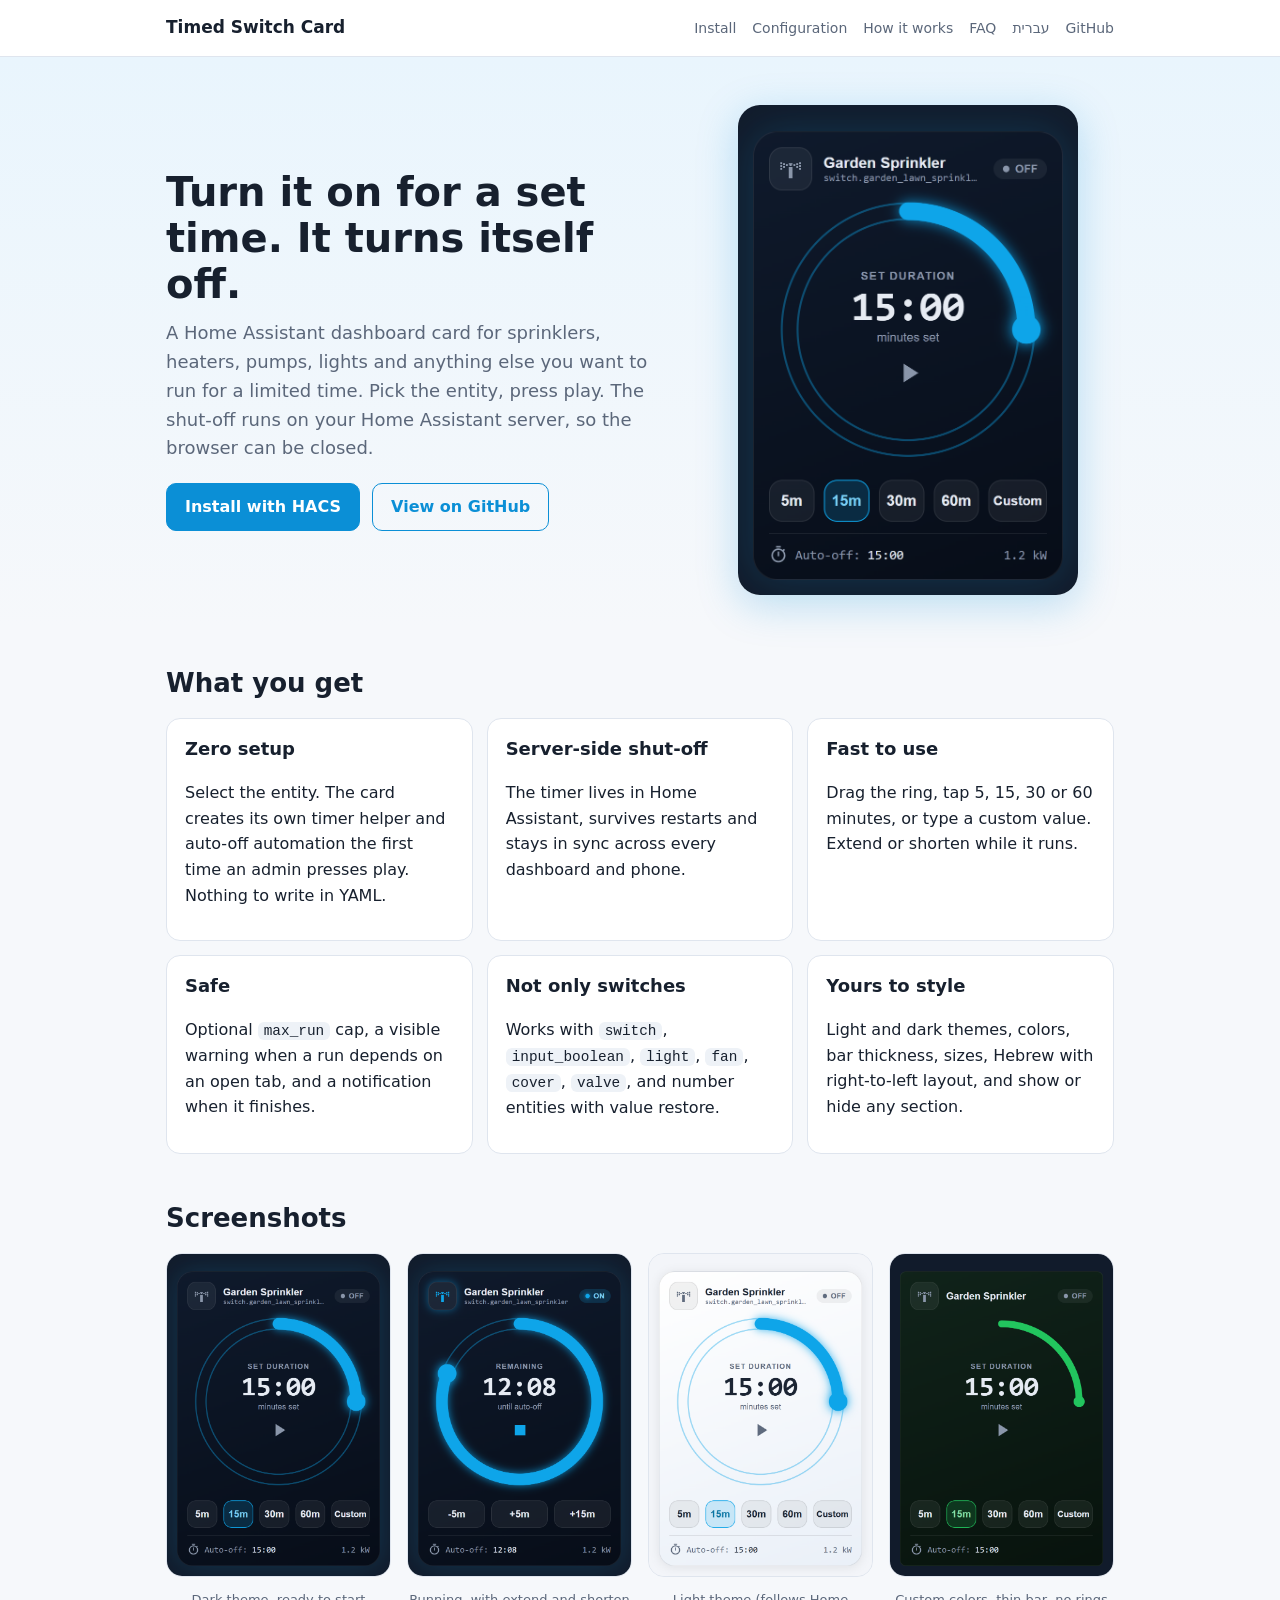
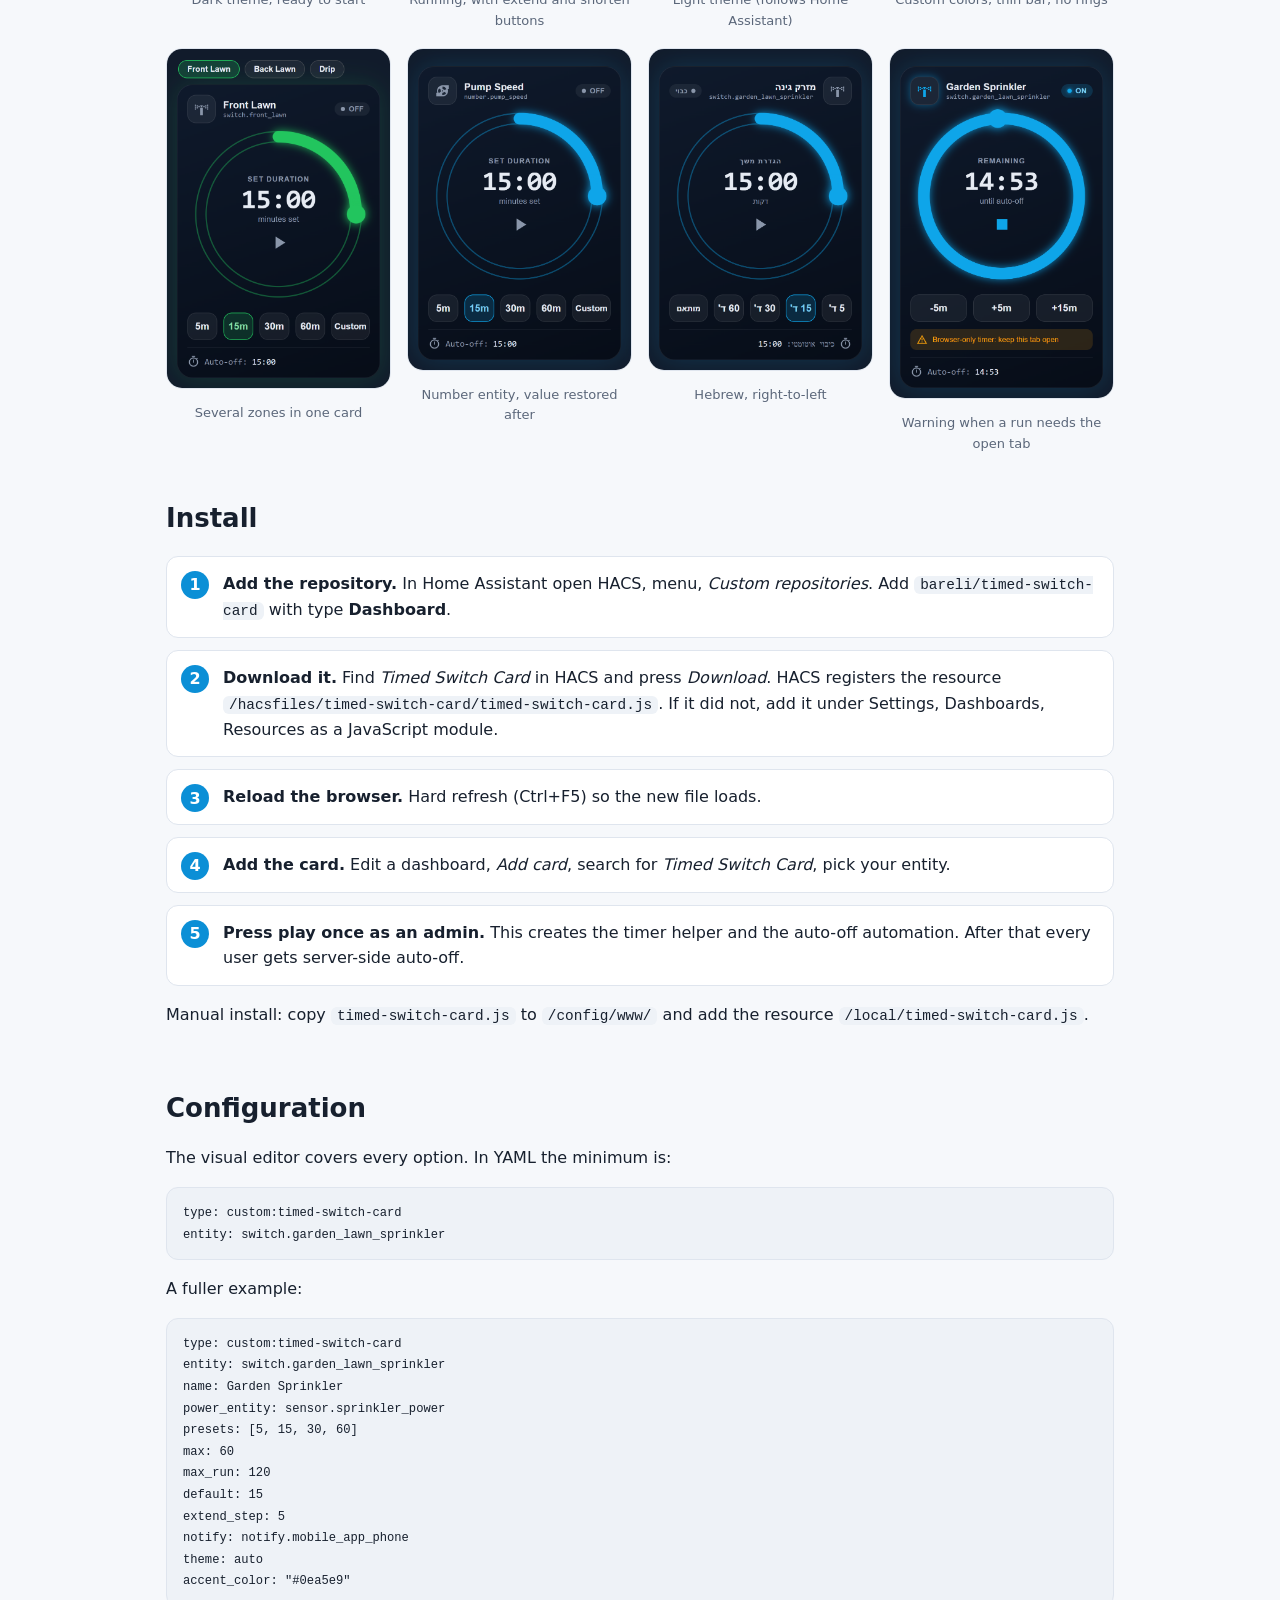
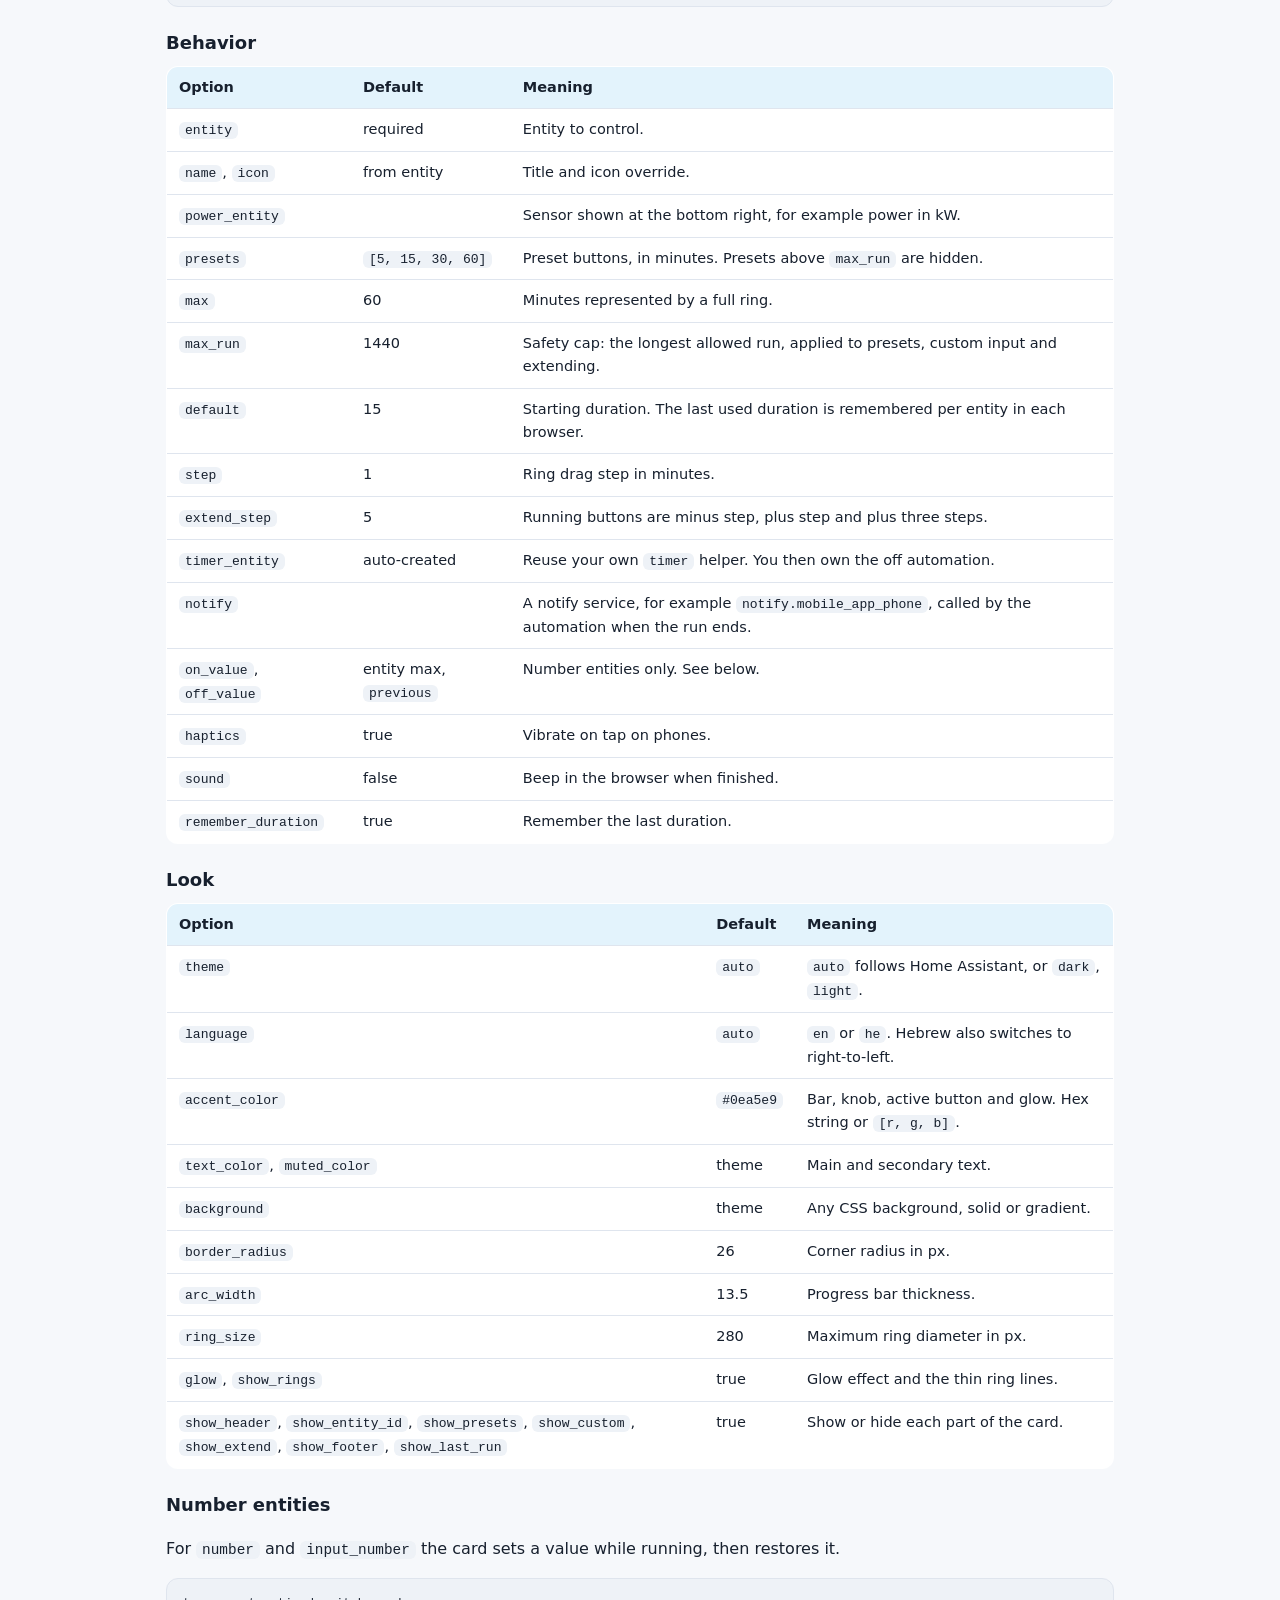
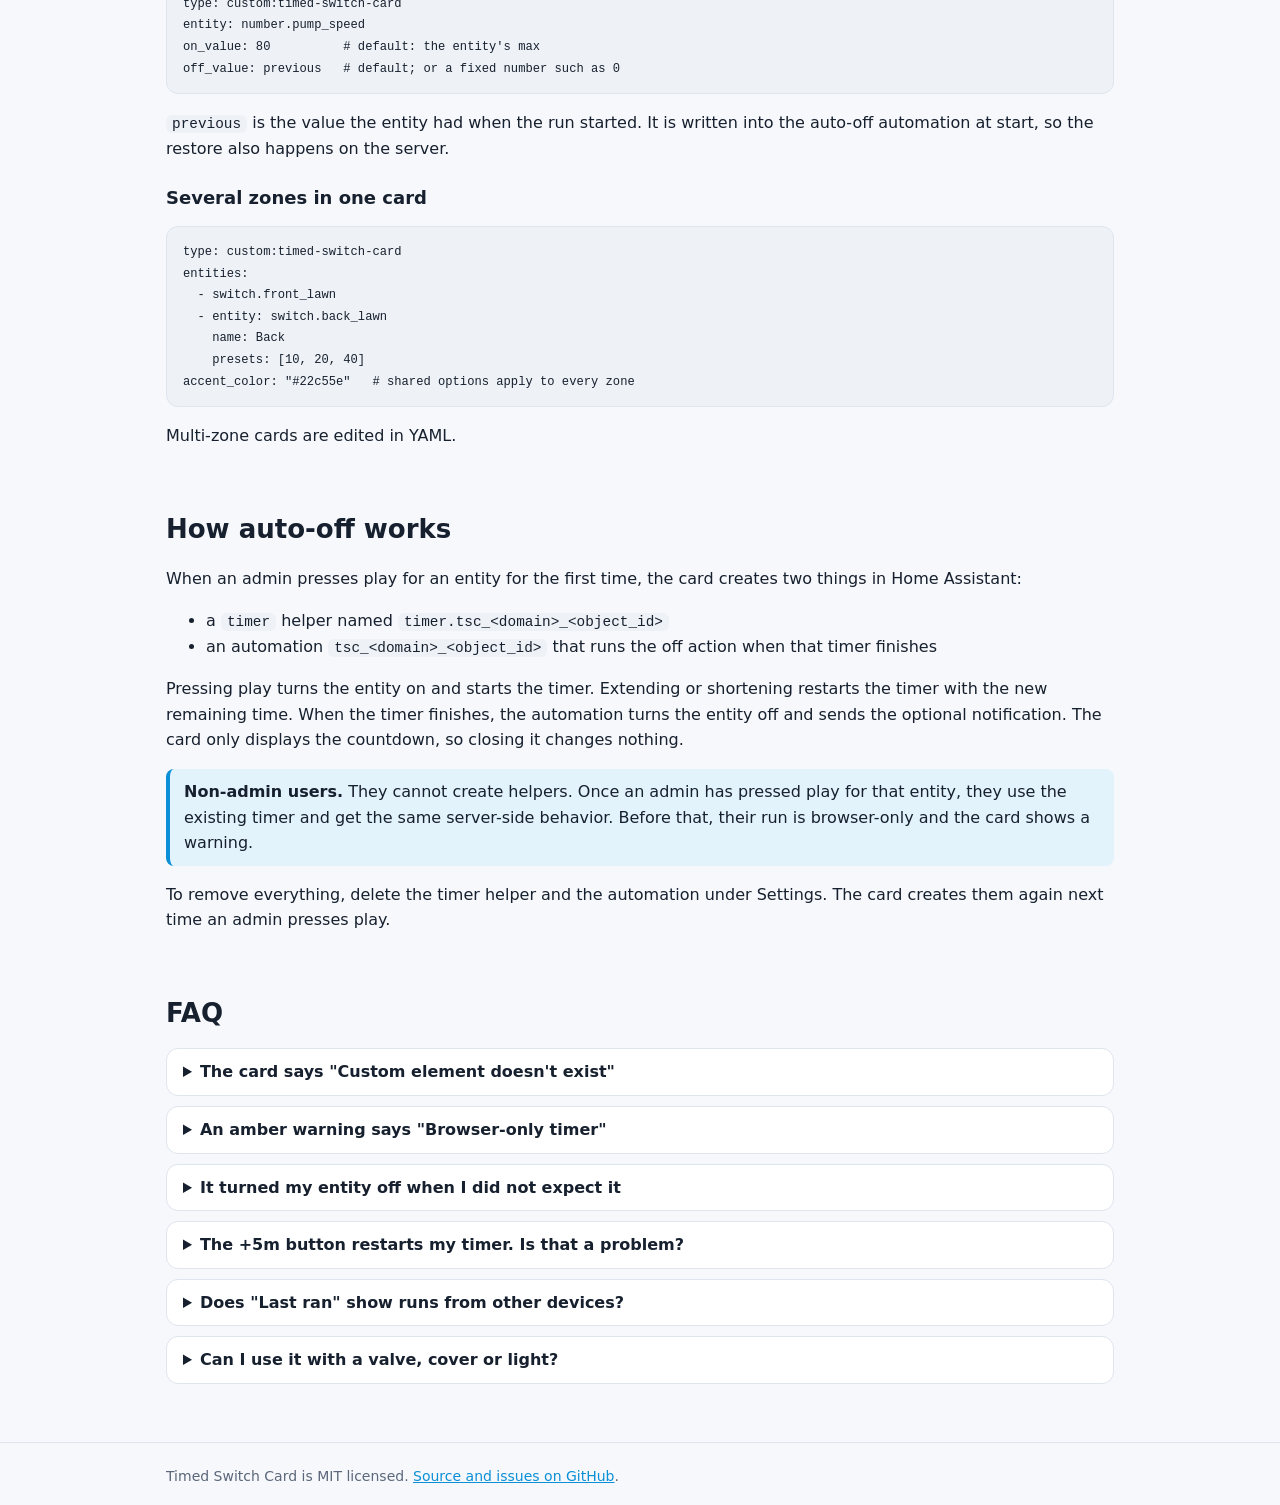
<file: docs/index.html>
<!doctype html>
<html lang="en">
<head>
<meta charset="utf-8">
<meta name="viewport" content="width=device-width, initial-scale=1">
<title>Timed Switch Card for Home Assistant</title>
<meta name="description" content="A Lovelace card that turns any switch, light or valve on for a chosen time, then turns it off on the server. HACS ready, zero setup.">
<meta property="og:title" content="Timed Switch Card for Home Assistant">
<meta property="og:description" content="Pick a duration, press play, and the entity turns itself off on time, even if your browser is closed.">
<meta property="og:image" content="https://bareli.github.io/timed-switch-card/img/card-dark.png">
<link rel="stylesheet" href="style.css">
</head>
<body>
<header class="nav">
  <div class="wrap">
    <strong>Timed Switch Card</strong>
    <nav>
      <a href="#install">Install</a>
      <a href="#config">Configuration</a>
      <a href="#how">How it works</a>
      <a href="#faq">FAQ</a>
      <a href="he.html">עברית</a>
      <a href="https://github.com/bareli/timed-switch-card">GitHub</a>
    </nav>
  </div>
</header>

<div class="hero">
  <div class="wrap">
    <div>
      <h1>Turn it on for a set time. It turns itself off.</h1>
      <p class="lead">A Home Assistant dashboard card for sprinklers, heaters, pumps, lights and anything else you want to run for a limited time. Pick the entity, press play. The shut-off runs on your Home Assistant server, so the browser can be closed.</p>
      <div class="btns">
        <a class="btn primary" href="#install">Install with HACS</a>
        <a class="btn ghost" href="https://github.com/bareli/timed-switch-card">View on GitHub</a>
      </div>
    </div>
    <img src="img/card-dark.png" alt="Timed Switch Card showing a 15 minute duration for a garden sprinkler">
  </div>
</div>

<main class="wrap">

<section>
  <h2>What you get</h2>
  <div class="grid">
    <div class="card"><h3>Zero setup</h3><p>Select the entity. The card creates its own timer helper and auto-off automation the first time an admin presses play. Nothing to write in YAML.</p></div>
    <div class="card"><h3>Server-side shut-off</h3><p>The timer lives in Home Assistant, survives restarts and stays in sync across every dashboard and phone.</p></div>
    <div class="card"><h3>Fast to use</h3><p>Drag the ring, tap 5, 15, 30 or 60 minutes, or type a custom value. Extend or shorten while it runs.</p></div>
    <div class="card"><h3>Safe</h3><p>Optional <code>max_run</code> cap, a visible warning when a run depends on an open tab, and a notification when it finishes.</p></div>
    <div class="card"><h3>Not only switches</h3><p>Works with <code>switch</code>, <code>input_boolean</code>, <code>light</code>, <code>fan</code>, <code>cover</code>, <code>valve</code>, and number entities with value restore.</p></div>
    <div class="card"><h3>Yours to style</h3><p>Light and dark themes, colors, bar thickness, sizes, Hebrew with right-to-left layout, and show or hide any section.</p></div>
  </div>
</section>

<section>
  <h2>Screenshots</h2>
  <div class="shots">
    <figure><img src="img/card-dark.png" alt="Dark theme" loading="lazy"><figcaption>Dark theme, ready to start</figcaption></figure>
    <figure><img src="img/card-running.png" alt="Running with extend buttons" loading="lazy"><figcaption>Running, with extend and shorten buttons</figcaption></figure>
    <figure><img src="img/card-light.png" alt="Light theme" loading="lazy"><figcaption>Light theme (follows Home Assistant)</figcaption></figure>
    <figure><img src="img/card-custom.png" alt="Custom colors" loading="lazy"><figcaption>Custom colors, thin bar, no rings</figcaption></figure>
    <figure><img src="img/card-zones.png" alt="Multiple zones with tabs" loading="lazy"><figcaption>Several zones in one card</figcaption></figure>
    <figure><img src="img/card-number.png" alt="Number entity" loading="lazy"><figcaption>Number entity, value restored after</figcaption></figure>
    <figure><img src="img/card-hebrew.png" alt="Hebrew right-to-left" loading="lazy"><figcaption>Hebrew, right-to-left</figcaption></figure>
    <figure><img src="img/card-warning.png" alt="Browser-only warning" loading="lazy"><figcaption>Warning when a run needs the open tab</figcaption></figure>
  </div>
</section>

<section id="install">
  <h2>Install</h2>
  <ol class="steps">
    <li><strong>Add the repository.</strong> In Home Assistant open HACS, menu, <em>Custom repositories</em>. Add <code>bareli/timed-switch-card</code> with type <strong>Dashboard</strong>.</li>
    <li><strong>Download it.</strong> Find <em>Timed Switch Card</em> in HACS and press <em>Download</em>. HACS registers the resource <code>/hacsfiles/timed-switch-card/timed-switch-card.js</code>. If it did not, add it under Settings, Dashboards, Resources as a JavaScript module.</li>
    <li><strong>Reload the browser.</strong> Hard refresh (Ctrl+F5) so the new file loads.</li>
    <li><strong>Add the card.</strong> Edit a dashboard, <em>Add card</em>, search for <em>Timed Switch Card</em>, pick your entity.</li>
    <li><strong>Press play once as an admin.</strong> This creates the timer helper and the auto-off automation. After that every user gets server-side auto-off.</li>
  </ol>
  <p>Manual install: copy <code>timed-switch-card.js</code> to <code>/config/www/</code> and add the resource <code>/local/timed-switch-card.js</code>.</p>
</section>

<section id="config">
  <h2>Configuration</h2>
  <p>The visual editor covers every option. In YAML the minimum is:</p>
  <pre><code>type: custom:timed-switch-card
entity: switch.garden_lawn_sprinkler</code></pre>
  <p>A fuller example:</p>
<pre><code>type: custom:timed-switch-card
entity: switch.garden_lawn_sprinkler
name: Garden Sprinkler
power_entity: sensor.sprinkler_power
presets: [5, 15, 30, 60]
max: 60
max_run: 120
default: 15
extend_step: 5
notify: notify.mobile_app_phone
theme: auto
accent_color: "#0ea5e9"</code></pre>

  <h3>Behavior</h3>
  <table>
    <tr><th>Option</th><th>Default</th><th>Meaning</th></tr>
    <tr><td><code>entity</code></td><td>required</td><td>Entity to control.</td></tr>
    <tr><td><code>name</code>, <code>icon</code></td><td>from entity</td><td>Title and icon override.</td></tr>
    <tr><td><code>power_entity</code></td><td></td><td>Sensor shown at the bottom right, for example power in kW.</td></tr>
    <tr><td><code>presets</code></td><td><code>[5, 15, 30, 60]</code></td><td>Preset buttons, in minutes. Presets above <code>max_run</code> are hidden.</td></tr>
    <tr><td><code>max</code></td><td>60</td><td>Minutes represented by a full ring.</td></tr>
    <tr><td><code>max_run</code></td><td>1440</td><td>Safety cap: the longest allowed run, applied to presets, custom input and extending.</td></tr>
    <tr><td><code>default</code></td><td>15</td><td>Starting duration. The last used duration is remembered per entity in each browser.</td></tr>
    <tr><td><code>step</code></td><td>1</td><td>Ring drag step in minutes.</td></tr>
    <tr><td><code>extend_step</code></td><td>5</td><td>Running buttons are minus step, plus step and plus three steps.</td></tr>
    <tr><td><code>timer_entity</code></td><td>auto-created</td><td>Reuse your own <code>timer</code> helper. You then own the off automation.</td></tr>
    <tr><td><code>notify</code></td><td></td><td>A notify service, for example <code>notify.mobile_app_phone</code>, called by the automation when the run ends.</td></tr>
    <tr><td><code>on_value</code>, <code>off_value</code></td><td>entity max, <code>previous</code></td><td>Number entities only. See below.</td></tr>
    <tr><td><code>haptics</code></td><td>true</td><td>Vibrate on tap on phones.</td></tr>
    <tr><td><code>sound</code></td><td>false</td><td>Beep in the browser when finished.</td></tr>
    <tr><td><code>remember_duration</code></td><td>true</td><td>Remember the last duration.</td></tr>
  </table>

  <h3>Look</h3>
  <table>
    <tr><th>Option</th><th>Default</th><th>Meaning</th></tr>
    <tr><td><code>theme</code></td><td><code>auto</code></td><td><code>auto</code> follows Home Assistant, or <code>dark</code>, <code>light</code>.</td></tr>
    <tr><td><code>language</code></td><td><code>auto</code></td><td><code>en</code> or <code>he</code>. Hebrew also switches to right-to-left.</td></tr>
    <tr><td><code>accent_color</code></td><td><code>#0ea5e9</code></td><td>Bar, knob, active button and glow. Hex string or <code>[r, g, b]</code>.</td></tr>
    <tr><td><code>text_color</code>, <code>muted_color</code></td><td>theme</td><td>Main and secondary text.</td></tr>
    <tr><td><code>background</code></td><td>theme</td><td>Any CSS background, solid or gradient.</td></tr>
    <tr><td><code>border_radius</code></td><td>26</td><td>Corner radius in px.</td></tr>
    <tr><td><code>arc_width</code></td><td>13.5</td><td>Progress bar thickness.</td></tr>
    <tr><td><code>ring_size</code></td><td>280</td><td>Maximum ring diameter in px.</td></tr>
    <tr><td><code>glow</code>, <code>show_rings</code></td><td>true</td><td>Glow effect and the thin ring lines.</td></tr>
    <tr><td><code>show_header</code>, <code>show_entity_id</code>, <code>show_presets</code>, <code>show_custom</code>, <code>show_extend</code>, <code>show_footer</code>, <code>show_last_run</code></td><td>true</td><td>Show or hide each part of the card.</td></tr>
  </table>

  <h3>Number entities</h3>
  <p>For <code>number</code> and <code>input_number</code> the card sets a value while running, then restores it.</p>
<pre><code>type: custom:timed-switch-card
entity: number.pump_speed
on_value: 80          # default: the entity's max
off_value: previous   # default; or a fixed number such as 0</code></pre>
  <p><code>previous</code> is the value the entity had when the run started. It is written into the auto-off automation at start, so the restore also happens on the server.</p>

  <h3>Several zones in one card</h3>
<pre><code>type: custom:timed-switch-card
entities:
  - switch.front_lawn
  - entity: switch.back_lawn
    name: Back
    presets: [10, 20, 40]
accent_color: "#22c55e"   # shared options apply to every zone</code></pre>
  <p>Multi-zone cards are edited in YAML.</p>
</section>

<section id="how">
  <h2>How auto-off works</h2>
  <p>When an admin presses play for an entity for the first time, the card creates two things in Home Assistant:</p>
  <ul>
    <li>a <code>timer</code> helper named <code>timer.tsc_&lt;domain&gt;_&lt;object_id&gt;</code></li>
    <li>an automation <code>tsc_&lt;domain&gt;_&lt;object_id&gt;</code> that runs the off action when that timer finishes</li>
  </ul>
  <p>Pressing play turns the entity on and starts the timer. Extending or shortening restarts the timer with the new remaining time. When the timer finishes, the automation turns the entity off and sends the optional notification. The card only displays the countdown, so closing it changes nothing.</p>
  <div class="note"><strong>Non-admin users.</strong> They cannot create helpers. Once an admin has pressed play for that entity, they use the existing timer and get the same server-side behavior. Before that, their run is browser-only and the card shows a warning.</div>
  <p>To remove everything, delete the timer helper and the automation under Settings. The card creates them again next time an admin presses play.</p>
</section>

<section id="faq">
  <h2>FAQ</h2>
  <details><summary>The card says "Custom element doesn't exist"</summary><p>The JavaScript resource is not loaded. Check Settings, Dashboards, Resources for <code>/hacsfiles/timed-switch-card/timed-switch-card.js</code> and hard refresh the browser.</p></details>
  <details><summary>An amber warning says "Browser-only timer"</summary><p>The run is not backed by a server timer. Either the current user is not an admin and no helper exists yet, or creating the helper failed. Press play once as an admin. The entity will then be turned off by Home Assistant even if the tab closes.</p></details>
  <details><summary>It turned my entity off when I did not expect it</summary><p>The automation runs whenever the timer finishes. If you reuse a timer with <code>timer_entity</code>, anything else that starts that timer also triggers the off action. Use a timer dedicated to the card.</p></details>
  <details><summary>The +5m button restarts my timer. Is that a problem?</summary><p>No. Home Assistant's <code>timer.change</code> cannot exceed the timer's original length, so the card restarts the timer with the new remaining time. The finish still fires exactly once.</p></details>
  <details><summary>Does "Last ran" show runs from other devices?</summary><p>No. It and the remembered duration are stored in the browser that started the run.</p></details>
  <details><summary>Can I use it with a valve, cover or light?</summary><p>Yes. Valves use open and close, covers use open and close, and everything else uses turn on and turn off.</p></details>
</section>

</main>

<footer>
  <div class="wrap">
    Timed Switch Card is MIT licensed. <a href="https://github.com/bareli/timed-switch-card">Source and issues on GitHub</a>.
  </div>
</footer>
</body>
</html>
</file>
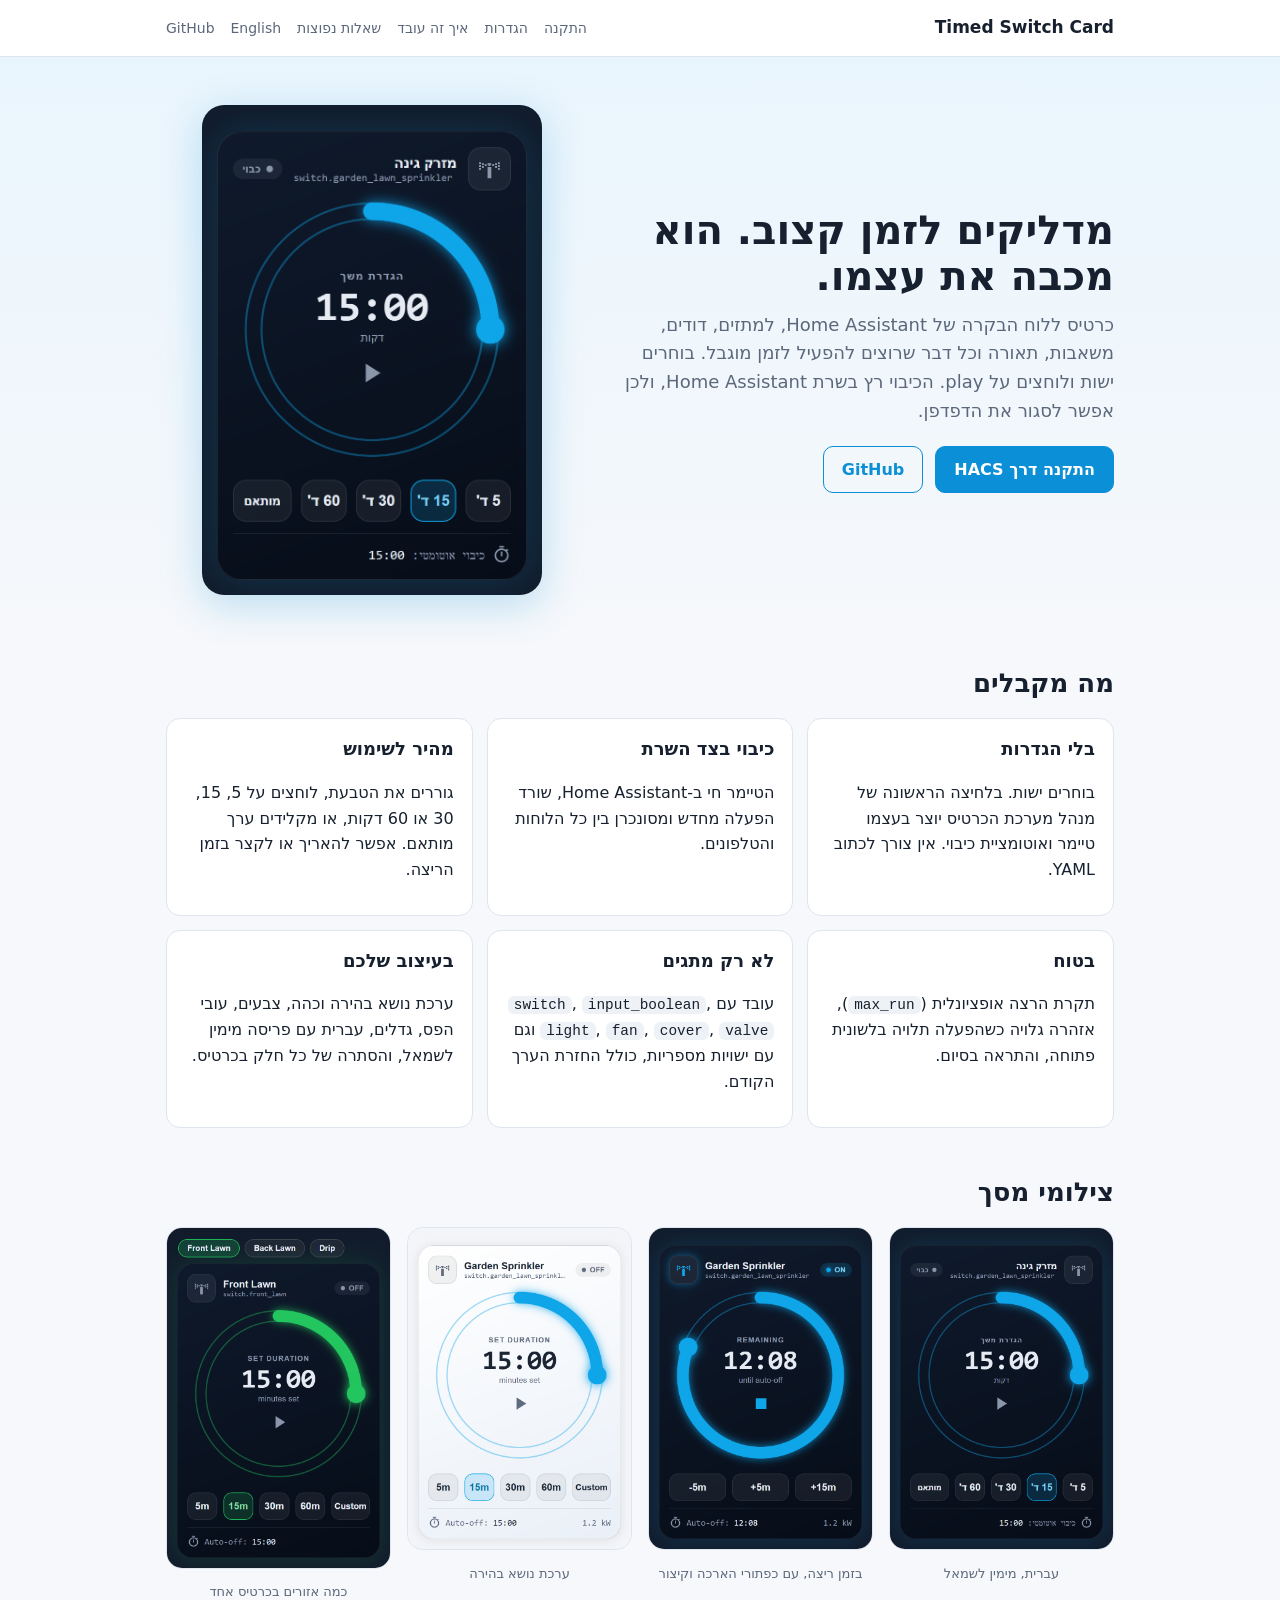
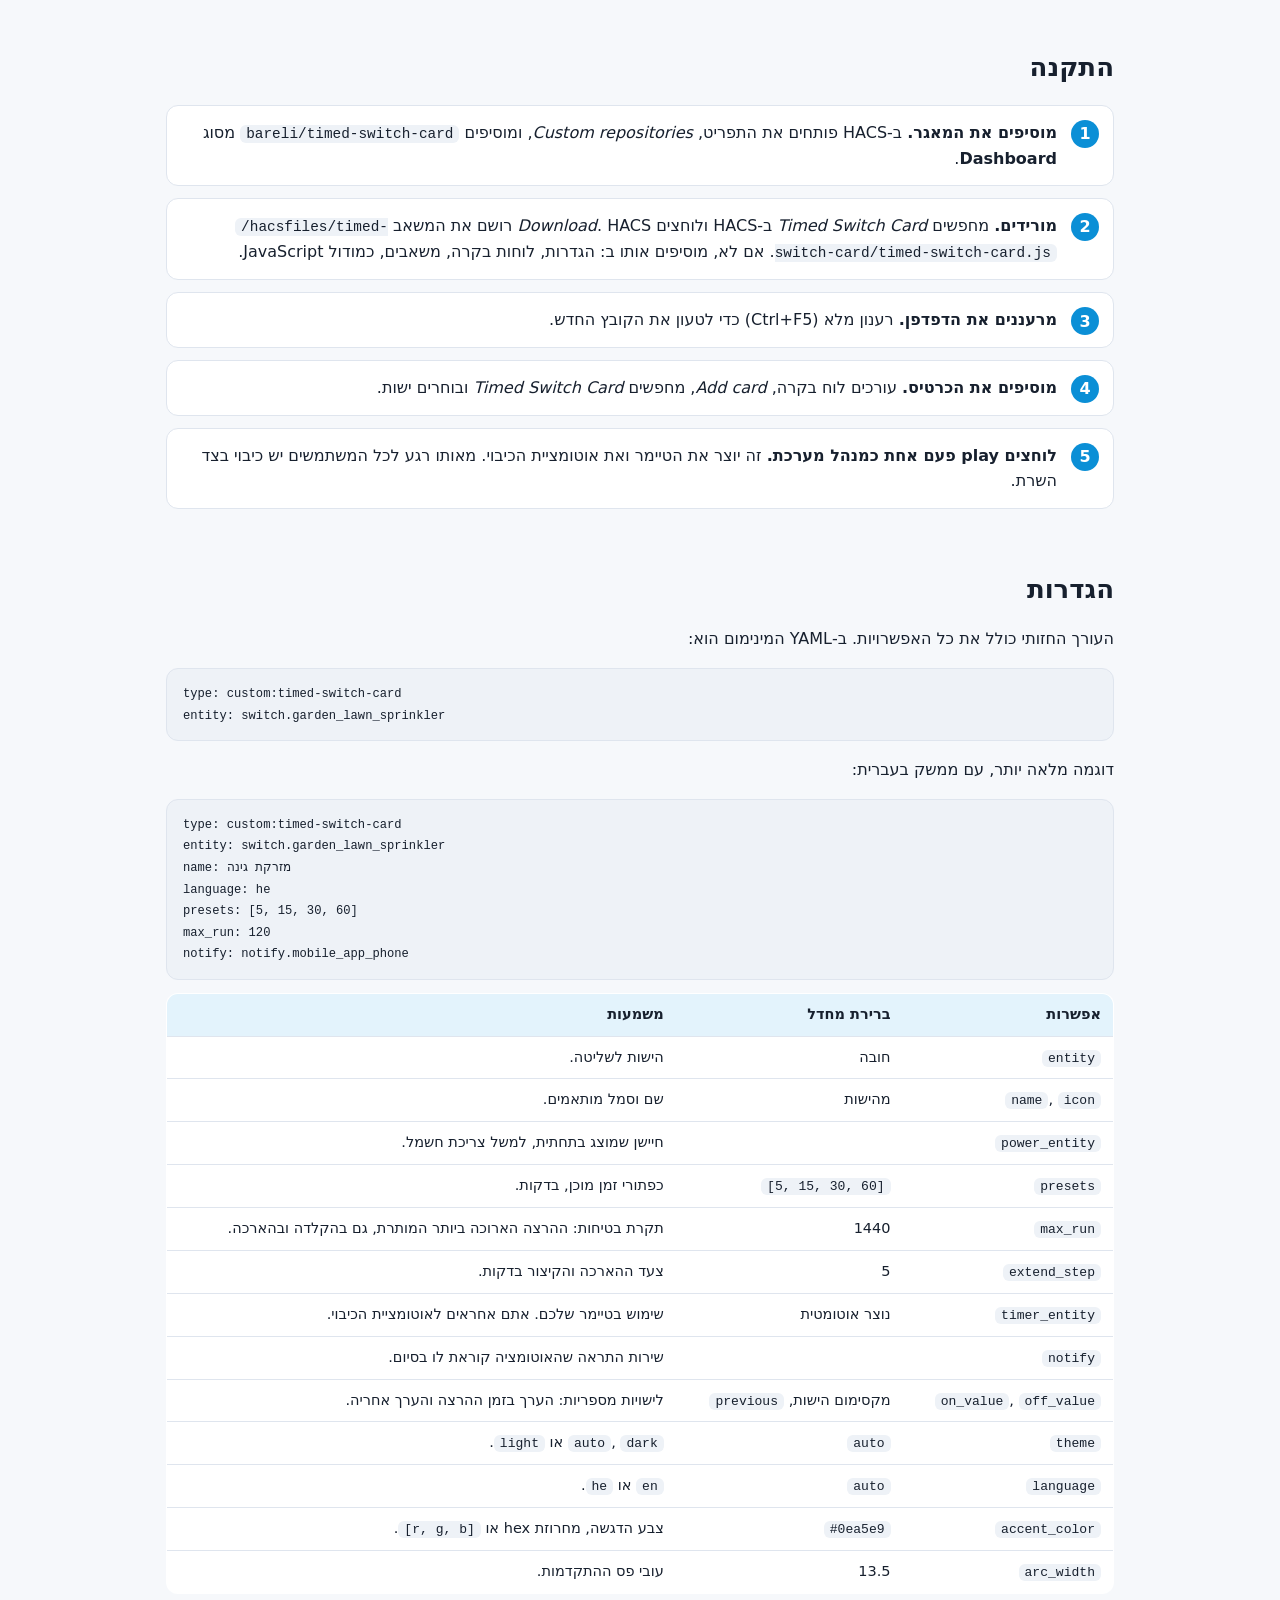
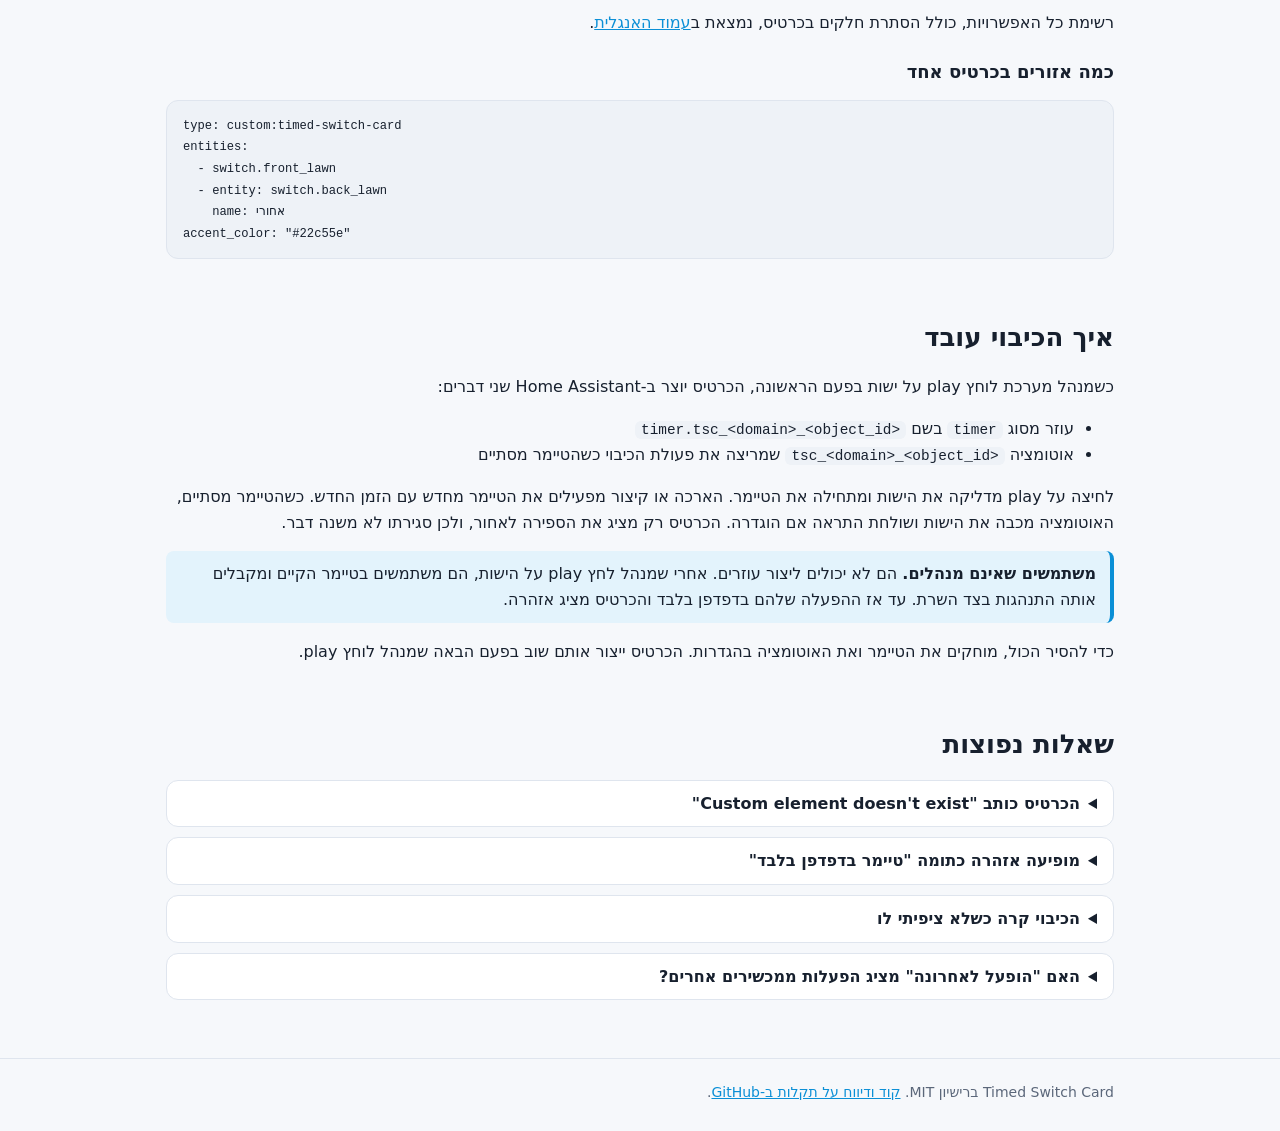
<file: docs/he.html>
<!doctype html>
<html lang="he" dir="rtl">
<head>
<meta charset="utf-8">
<meta name="viewport" content="width=device-width, initial-scale=1">
<title>Timed Switch Card ל-Home Assistant</title>
<meta name="description" content="כרטיס Lovelace שמדליק כל מתג, תאורה או ברז לזמן שבחרתם ומכבה אותו בשרת. מוכן ל-HACS, בלי הגדרות.">
<meta property="og:title" content="Timed Switch Card ל-Home Assistant">
<meta property="og:image" content="https://bareli.github.io/timed-switch-card/img/card-hebrew.png">
<link rel="stylesheet" href="style.css">
</head>
<body>
<header class="nav">
  <div class="wrap">
    <strong>Timed Switch Card</strong>
    <nav>
      <a href="#install">התקנה</a>
      <a href="#config">הגדרות</a>
      <a href="#how">איך זה עובד</a>
      <a href="#faq">שאלות נפוצות</a>
      <a href="index.html">English</a>
      <a href="https://github.com/bareli/timed-switch-card">GitHub</a>
    </nav>
  </div>
</header>

<div class="hero">
  <div class="wrap">
    <div>
      <h1>מדליקים לזמן קצוב. הוא מכבה את עצמו.</h1>
      <p class="lead">כרטיס ללוח הבקרה של Home Assistant, למתזים, דודים, משאבות, תאורה וכל דבר שרוצים להפעיל לזמן מוגבל. בוחרים ישות ולוחצים על play. הכיבוי רץ בשרת Home Assistant, ולכן אפשר לסגור את הדפדפן.</p>
      <div class="btns">
        <a class="btn primary" href="#install">התקנה דרך HACS</a>
        <a class="btn ghost" href="https://github.com/bareli/timed-switch-card">GitHub</a>
      </div>
    </div>
    <img src="img/card-hebrew.png" alt="הכרטיס בעברית עם משך של 15 דקות">
  </div>
</div>

<main class="wrap">

<section>
  <h2>מה מקבלים</h2>
  <div class="grid">
    <div class="card"><h3>בלי הגדרות</h3><p>בוחרים ישות. בלחיצה הראשונה של מנהל מערכת הכרטיס יוצר בעצמו טיימר ואוטומציית כיבוי. אין צורך לכתוב YAML.</p></div>
    <div class="card"><h3>כיבוי בצד השרת</h3><p>הטיימר חי ב-Home Assistant, שורד הפעלה מחדש ומסונכרן בין כל הלוחות והטלפונים.</p></div>
    <div class="card"><h3>מהיר לשימוש</h3><p>גוררים את הטבעת, לוחצים על 5, 15, 30 או 60 דקות, או מקלידים ערך מותאם. אפשר להאריך או לקצר בזמן הריצה.</p></div>
    <div class="card"><h3>בטוח</h3><p>תקרת הרצה אופציונלית (<code>max_run</code>), אזהרה גלויה כשהפעלה תלויה בלשונית פתוחה, והתראה בסיום.</p></div>
    <div class="card"><h3>לא רק מתגים</h3><p>עובד עם <code>switch</code>, <code>input_boolean</code>, <code>light</code>, <code>fan</code>, <code>cover</code>, <code>valve</code> וגם עם ישויות מספריות, כולל החזרת הערך הקודם.</p></div>
    <div class="card"><h3>בעיצוב שלכם</h3><p>ערכת נושא בהירה וכהה, צבעים, עובי הפס, גדלים, עברית עם פריסה מימין לשמאל, והסתרה של כל חלק בכרטיס.</p></div>
  </div>
</section>

<section>
  <h2>צילומי מסך</h2>
  <div class="shots">
    <figure><img src="img/card-hebrew.png" alt="עברית" loading="lazy"><figcaption>עברית, מימין לשמאל</figcaption></figure>
    <figure><img src="img/card-running.png" alt="בזמן ריצה" loading="lazy"><figcaption>בזמן ריצה, עם כפתורי הארכה וקיצור</figcaption></figure>
    <figure><img src="img/card-light.png" alt="ערכת נושא בהירה" loading="lazy"><figcaption>ערכת נושא בהירה</figcaption></figure>
    <figure><img src="img/card-zones.png" alt="כמה אזורים" loading="lazy"><figcaption>כמה אזורים בכרטיס אחד</figcaption></figure>
  </div>
</section>

<section id="install">
  <h2>התקנה</h2>
  <ol class="steps">
    <li><strong>מוסיפים את המאגר.</strong> ב-HACS פותחים את התפריט, <em>Custom repositories</em>, ומוסיפים <code>bareli/timed-switch-card</code> מסוג <strong>Dashboard</strong>.</li>
    <li><strong>מורידים.</strong> מחפשים <em>Timed Switch Card</em> ב-HACS ולוחצים <em>Download</em>. HACS רושם את המשאב <code>/hacsfiles/timed-switch-card/timed-switch-card.js</code>. אם לא, מוסיפים אותו ב: הגדרות, לוחות בקרה, משאבים, כמודול JavaScript.</li>
    <li><strong>מרעננים את הדפדפן.</strong> רענון מלא (Ctrl+F5) כדי לטעון את הקובץ החדש.</li>
    <li><strong>מוסיפים את הכרטיס.</strong> עורכים לוח בקרה, <em>Add card</em>, מחפשים <em>Timed Switch Card</em> ובוחרים ישות.</li>
    <li><strong>לוחצים play פעם אחת כמנהל מערכת.</strong> זה יוצר את הטיימר ואת אוטומציית הכיבוי. מאותו רגע לכל המשתמשים יש כיבוי בצד השרת.</li>
  </ol>
</section>

<section id="config">
  <h2>הגדרות</h2>
  <p>העורך החזותי כולל את כל האפשרויות. ב-YAML המינימום הוא:</p>
  <pre><code>type: custom:timed-switch-card
entity: switch.garden_lawn_sprinkler</code></pre>
  <p>דוגמה מלאה יותר, עם ממשק בעברית:</p>
<pre><code>type: custom:timed-switch-card
entity: switch.garden_lawn_sprinkler
name: מזרקת גינה
language: he
presets: [5, 15, 30, 60]
max_run: 120
notify: notify.mobile_app_phone</code></pre>

  <table>
    <tr><th>אפשרות</th><th>ברירת מחדל</th><th>משמעות</th></tr>
    <tr><td><code>entity</code></td><td>חובה</td><td>הישות לשליטה.</td></tr>
    <tr><td><code>name</code>, <code>icon</code></td><td>מהישות</td><td>שם וסמל מותאמים.</td></tr>
    <tr><td><code>power_entity</code></td><td></td><td>חיישן שמוצג בתחתית, למשל צריכת חשמל.</td></tr>
    <tr><td><code>presets</code></td><td><code>[5, 15, 30, 60]</code></td><td>כפתורי זמן מוכן, בדקות.</td></tr>
    <tr><td><code>max_run</code></td><td>1440</td><td>תקרת בטיחות: ההרצה הארוכה ביותר המותרת, גם בהקלדה ובהארכה.</td></tr>
    <tr><td><code>extend_step</code></td><td>5</td><td>צעד ההארכה והקיצור בדקות.</td></tr>
    <tr><td><code>timer_entity</code></td><td>נוצר אוטומטית</td><td>שימוש בטיימר שלכם. אתם אחראים לאוטומציית הכיבוי.</td></tr>
    <tr><td><code>notify</code></td><td></td><td>שירות התראה שהאוטומציה קוראת לו בסיום.</td></tr>
    <tr><td><code>on_value</code>, <code>off_value</code></td><td>מקסימום הישות, <code>previous</code></td><td>לישויות מספריות: הערך בזמן ההרצה והערך אחריה.</td></tr>
    <tr><td><code>theme</code></td><td><code>auto</code></td><td><code>auto</code>, <code>dark</code> או <code>light</code>.</td></tr>
    <tr><td><code>language</code></td><td><code>auto</code></td><td><code>en</code> או <code>he</code>.</td></tr>
    <tr><td><code>accent_color</code></td><td><code>#0ea5e9</code></td><td>צבע הדגשה, מחרוזת hex או <code>[r, g, b]</code>.</td></tr>
    <tr><td><code>arc_width</code></td><td>13.5</td><td>עובי פס ההתקדמות.</td></tr>
  </table>
  <p>רשימת כל האפשרויות, כולל הסתרת חלקים בכרטיס, נמצאת ב<a href="index.html#config">עמוד האנגלית</a>.</p>

  <h3>כמה אזורים בכרטיס אחד</h3>
<pre><code>type: custom:timed-switch-card
entities:
  - switch.front_lawn
  - entity: switch.back_lawn
    name: אחורי
accent_color: "#22c55e"</code></pre>
</section>

<section id="how">
  <h2>איך הכיבוי עובד</h2>
  <p>כשמנהל מערכת לוחץ play על ישות בפעם הראשונה, הכרטיס יוצר ב-Home Assistant שני דברים:</p>
  <ul>
    <li>עוזר מסוג <code>timer</code> בשם <code>timer.tsc_&lt;domain&gt;_&lt;object_id&gt;</code></li>
    <li>אוטומציה <code>tsc_&lt;domain&gt;_&lt;object_id&gt;</code> שמריצה את פעולת הכיבוי כשהטיימר מסתיים</li>
  </ul>
  <p>לחיצה על play מדליקה את הישות ומתחילה את הטיימר. הארכה או קיצור מפעילים את הטיימר מחדש עם הזמן החדש. כשהטיימר מסתיים, האוטומציה מכבה את הישות ושולחת התראה אם הוגדרה. הכרטיס רק מציג את הספירה לאחור, ולכן סגירתו לא משנה דבר.</p>
  <div class="note"><strong>משתמשים שאינם מנהלים.</strong> הם לא יכולים ליצור עוזרים. אחרי שמנהל לחץ play על הישות, הם משתמשים בטיימר הקיים ומקבלים אותה התנהגות בצד השרת. עד אז ההפעלה שלהם בדפדפן בלבד והכרטיס מציג אזהרה.</div>
  <p>כדי להסיר הכול, מוחקים את הטיימר ואת האוטומציה בהגדרות. הכרטיס ייצור אותם שוב בפעם הבאה שמנהל לוחץ play.</p>
</section>

<section id="faq">
  <h2>שאלות נפוצות</h2>
  <details><summary>הכרטיס כותב "Custom element doesn't exist"</summary><p>קובץ ה-JavaScript לא נטען. בודקים בהגדרות, לוחות בקרה, משאבים שקיים <code>/hacsfiles/timed-switch-card/timed-switch-card.js</code> ומרעננים את הדפדפן במלואו.</p></details>
  <details><summary>מופיעה אזהרה כתומה "טיימר בדפדפן בלבד"</summary><p>ההפעלה לא נתמכת בטיימר של השרת. או שהמשתמש אינו מנהל ועדיין אין עוזר, או שיצירת העוזר נכשלה. לוחצים play פעם אחת כמנהל, ומאותו רגע Home Assistant יכבה את הישות גם אם הלשונית נסגרת.</p></details>
  <details><summary>הכיבוי קרה כשלא ציפיתי לו</summary><p>האוטומציה רצה בכל פעם שהטיימר מסתיים. אם משתמשים בטיימר משלכם דרך <code>timer_entity</code>, כל דבר אחר שמפעיל אותו יפעיל גם את הכיבוי. מומלץ להשתמש בטיימר ייעודי לכרטיס.</p></details>
  <details><summary>האם "הופעל לאחרונה" מציג הפעלות ממכשירים אחרים?</summary><p>לא. הוא והזמן האחרון שנבחר נשמרים בדפדפן שהתחיל את ההפעלה.</p></details>
</section>

</main>

<footer>
  <div class="wrap">
    Timed Switch Card ברישיון MIT. <a href="https://github.com/bareli/timed-switch-card">קוד ודיווח על תקלות ב-GitHub</a>.
  </div>
</footer>
</body>
</html>
</file>
<file: docs/style.css>
:root {
  --bg: #f6f8fb; --surface: #ffffff; --text: #17202e; --muted: #5b677a; --line: #dfe5ee;
  --accent: #0b8fd6; --accent-soft: #e3f3fc; --code-bg: #eef2f7; --hero-a: #e9f5fd; --hero-b: #f6f8fb;
}
@media (prefers-color-scheme: dark) {
  :root:not([data-theme="light"]) {
    --bg: #0b1220; --surface: #121b2c; --text: #e6ebf3; --muted: #98a4b8; --line: #223049;
    --accent: #38b6f5; --accent-soft: #10304a; --code-bg: #0d1626; --hero-a: #0f2238; --hero-b: #0b1220;
  }
}
* { box-sizing: border-box; }
html { scroll-behavior: smooth; }
body {
  margin: 0; background: var(--bg); color: var(--text); line-height: 1.6;
  font-family: system-ui, -apple-system, "Segoe UI", Roboto, Arial, sans-serif;
}
a { color: var(--accent); }
.wrap { max-width: 980px; margin: 0 auto; padding: 0 16px; }
header.nav { border-bottom: 1px solid var(--line); background: var(--surface); position: sticky; top: 0; z-index: 5; }
header.nav .wrap { display: flex; align-items: center; gap: 16px; height: 56px; }
header.nav strong { font-size: 17px; }
header.nav nav { margin-inline-start: auto; display: flex; gap: 16px; font-size: 14px; flex-wrap: wrap; }
header.nav nav a { text-decoration: none; color: var(--muted); }
header.nav nav a:hover { color: var(--accent); }
.hero { background: linear-gradient(180deg, var(--hero-a), var(--hero-b)); padding: 48px 0 32px; }
.hero .wrap { display: grid; grid-template-columns: 1.1fr .9fr; gap: 32px; align-items: center; }
.hero h1 { font-size: 40px; line-height: 1.15; margin: 0 0 12px; }
.hero p.lead { font-size: 18px; color: var(--muted); margin: 0 0 20px; }
.hero img { width: 100%; max-width: 340px; justify-self: center; border-radius: 22px; box-shadow: 0 10px 40px rgba(11, 143, 214, .25); }
.btns { display: flex; gap: 12px; flex-wrap: wrap; }
.btn { display: inline-block; padding: 10px 18px; border-radius: 10px; font-weight: 600; text-decoration: none; border: 1px solid var(--accent); }
.btn.primary { background: var(--accent); color: #fff; }
.btn.ghost { color: var(--accent); }
section { padding: 36px 0 8px; }
h2 { font-size: 26px; margin: 0 0 14px; }
h3 { font-size: 18px; margin: 22px 0 8px; }
.grid { display: grid; grid-template-columns: repeat(auto-fit, minmax(260px, 1fr)); gap: 14px; }
.card { background: var(--surface); border: 1px solid var(--line); border-radius: 14px; padding: 16px 18px; }
.card h3 { margin-top: 0; }
.shots { display: grid; grid-template-columns: repeat(auto-fit, minmax(210px, 1fr)); gap: 16px; align-items: start; }
.shots figure { margin: 0; text-align: center; }
.shots img { width: 100%; border-radius: 16px; border: 1px solid var(--line); }
.shots figcaption { font-size: 13px; color: var(--muted); margin-top: 6px; }
pre, code { font-family: ui-monospace, SFMono-Regular, Menlo, Consolas, monospace; }
code { background: var(--code-bg); padding: 1px 6px; border-radius: 6px; font-size: .9em; direction: ltr; unicode-bidi: embed; }
pre { background: var(--code-bg); border: 1px solid var(--line); border-radius: 12px; padding: 14px 16px; overflow-x: auto; font-size: 13.5px; direction: ltr; text-align: left; }
pre code { background: none; padding: 0; }
table { width: 100%; border-collapse: collapse; background: var(--surface); border: 1px solid var(--line); border-radius: 12px; overflow: hidden; font-size: 14.5px; }
th, td { padding: 9px 12px; border-bottom: 1px solid var(--line); text-align: start; vertical-align: top; }
th { background: var(--accent-soft); }
tr:last-child td { border-bottom: 0; }
.steps { counter-reset: s; list-style: none; padding: 0; display: grid; gap: 12px; }
.steps li { counter-increment: s; background: var(--surface); border: 1px solid var(--line); border-radius: 12px; padding: 14px 16px 14px 56px; position: relative; }
[dir="rtl"] .steps li { padding: 14px 56px 14px 16px; }
.steps li::before {
  content: counter(s); position: absolute; inset-inline-start: 14px; top: 14px; width: 28px; height: 28px;
  border-radius: 50%; background: var(--accent); color: #fff; display: grid; place-items: center; font-weight: 700;
}
.note { border-inline-start: 4px solid var(--accent); background: var(--accent-soft); padding: 10px 14px; border-radius: 8px; margin: 14px 0; }
.warn { border-inline-start-color: #f59e0b; background: rgba(245, 158, 11, .12); }
details { background: var(--surface); border: 1px solid var(--line); border-radius: 12px; padding: 10px 16px; margin: 10px 0; }
summary { cursor: pointer; font-weight: 600; }
footer { margin-top: 40px; border-top: 1px solid var(--line); padding: 22px 0 40px; color: var(--muted); font-size: 14px; }
@media (max-width: 760px) {
  .hero .wrap { grid-template-columns: 1fr; }
  .hero h1 { font-size: 32px; }
  header.nav nav { display: none; }
}
</file>
